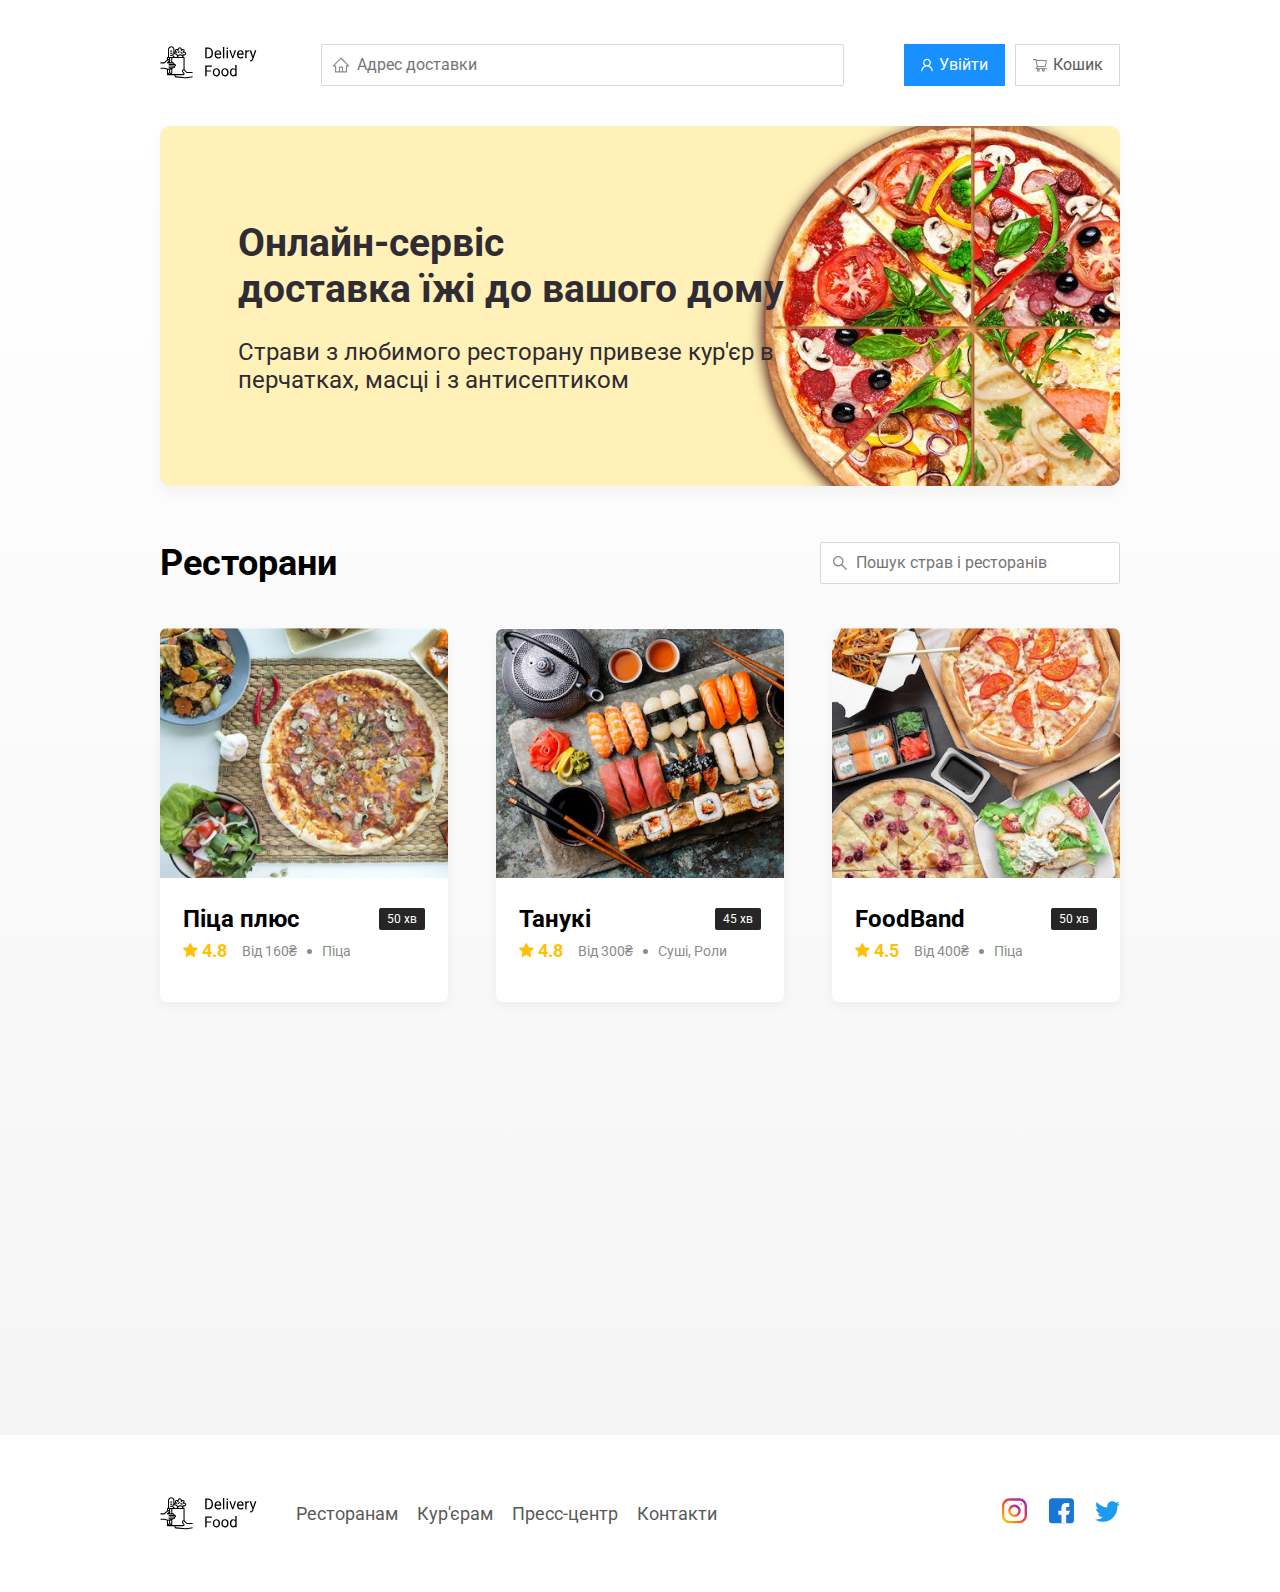
<file: index.html>
<!DOCTYPE html>
<html lang="X-UA-Compatible">
    
    <head>
        <meta charset="UTF-8">
        <meta http-equiv="X-UA-Compatible" content="IE=edge">
        <meta name="viewport" content="width=device-width, initial-scale=1.0">
        <title>Delivery</title>
        <link href="https://fonts.googleapis.com/css2?family=Roboto:wght@400;700&display=swap" rel="stylesheet">
        <link rel="stylesheet" href="css/style.css">
        <link rel="stylesheet" href="css/animate.css">
        <link rel="stylesheet" href="css/normalize.css">
    </head>

    <body>
        <div class="container">
            <!-- Шапка сторінки -->
            <header class="header">
                <!-- Лого -->
                <a href="index.html" class="logo" >
                    <img src="img\logo.svg" alt="Logo">
                </a>
                <input type="text" class="input input-adress" placeholder="Aдрес доставки">
                <div class="buttons">
                    <button class="button button-primary">
                        <img src="img/user.svg" alt="user" class="button-icon">
                        <span class="button-text">Увійти</span>
                    </button>

                    <button class="button" id="cart-button">
                        <img src="img/shopping-cart.svg" alt="shopping cart" class="button-icon">
                        <span class="button-text">Кошик</span>
                    </button>
                </div>
            </header>
        </div>
        <!-- /.container -->
        
        <main class="main">
            <div class="container">
                <section class="promo">
                    <h1 class="promo-title">Онлайн-сервіс <br /> доставка їжі до вашого дому</h1>
                    <p class="promo-text">Страви з любимого ресторану привезе кур'єр в перчатках, масці і з антисептиком</p>
                </section>
                    
                <section class="restaurants">
                    <div class="section-heading">
                        <h2 class="section-title">Ресторани</h2>
                        <input type="text" class="input input-search" placeholder="Пошук страв і ресторанів">
                    </div>
                                    
                    <div class="cards">
                        <a href="pizzaPlus.html" class="card animate__animated animate__fadeInUp wow" data-wow-delay="0.2s">
                            <img src="img/image-1.png" alt="image" class="card-image">
                            <div class="card-text">
                                <div class="card-heading">
                                    <h3 class="card-title">Піца плюс</h3>
                                    <span class="card-tag tag">50 хв</span>
                                </div>
                                <!-- card-heading -->
                                <div class="card-info">
                                    <div class="rating">
                                        <img src="img/rating.svg" alt="image" class="rating-star"> 4.8
                                    </div>
                                    <div class="price">Від 160₴</div>
                                    <div class="category">Піца</div>
                                </div>
                                <!-- card-info -->
                            </div>
                            <!-- card-text-->
                        </a>
                        <!-- card --> 
                        
                        <a href="tanuki.html" class="card animate__animated animate__fadeInUp wow" data-wow-delay="0.4s"> 
                            <img src="img/image-2.png" alt="image" class="card-image">
                            <div class="card-text">
                                <div class="card-heading">
                                    <h3 class="card-title">Танукі</h3>
                                    <span class="card-tag tag">45 хв</span>
                                </div>
                                <!-- card-heading -->
                                <div class="card-info">
                                    <div class="rating">
                                        <img src="img/rating.svg" alt="image" class="rating-star">
                                        4.8
                                    </div>
                                    <div class="price">Від 300₴</div>
                                    <div class="category">Суші, Роли</div>
                                </div>
                                <!-- card-info -->
                            </div>
                            <!-- card-text-->
                        </a>
                        <!-- card --> 
        
                        <a href="foodband.html" class="card animate__animated animate__fadeInUp wow" data-wow-delay="0.6s">
                            <img src="img/image-3.png" alt="image" class="card-image">
                            <div class="card-text">
                                <div class="card-heading">
                                    <h3 class="card-title">FoodBand</h3>
                                    <span class="card-tag tag">50 хв</span>
                                </div>
                                <!-- card-heading -->
                                <div class="card-info">
                                    <div class="rating">
                                        <img src="img/rating.svg" alt="image" class="rating-star">
                                        4.5
                                    </div>
                                    <div class="price">Від 400₴</div>
                                    <div class="category">Піца</div>
                                </div>
                                <!-- card-info -->
                            </div>
                            <!-- card-text-->
                        </a>
                        <!-- card --> 
        
                        <a href="story.html" class="card animate__animated animate__fadeInUp wow" data-wow-delay="0.2s">
                            <img src="img/image-4.png" alt="image" class="card-image">
                            <div class="card-text">
                                <div class="card-heading">
                                    <h3 class="card-title">Story</h3>
                                    <span class="card-tag tag">50 хв</span>
                                </div>
                                <!-- card-heading -->
                                <div class="card-info">
                                    <div class="rating">
                                        <img src="img/rating.svg" alt="image" class="rating-star">
                                        4.5
                                    </div>
                                    <div class="price">Від 400₴</div>
                                    <div class="category">Піца</div>
                                </div>
                                <!-- card-info -->
                            </div>
                            <!-- card-text-->
                        </a>
                        <!-- card --> 
        
                        <a href="eatPlace.html" class="card animate__animated animate__fadeInUp wow" data-wow-delay="0.4s">
                            <img src="img/image-5.png" alt="image" class="card-image">
                            <div class="card-text">
                                <div class="card-heading">
                                    <h3 class="card-title">Точка їжі</h3>
                                    <span class="card-tag tag">50 хв</span>
                                </div>
                                <!-- card-heading -->
                                <div class="card-info">
                                    <div class="rating">
                                        <img src="img/rating.svg" alt="image" class="rating-star">
                                        4.5
                                    </div>
                                    <div class="price">Від 400₴</div>
                                    <div class="category">Піца</div>
                                </div>
                                <!-- card-info -->
                            </div>
                            <!-- card-text-->
                        </a>
                        <!-- card --> 
        
                        <a href="pizzaBurger.html" class="card animate__animated animate__fadeInUp wow" data-wow-delay="0.6s">
                            <img src="img/image-6.png" alt="image" class="card-image">
                            <div class="card-text">
                                <div class="card-heading">
                                    <h3 class="card-title">PizzaBurger</h3>
                                    <span class="card-tag tag">50 хв</span>
                                </div>
                                <!-- card-heading -->
                                <div class="card-info">
                                    <div class="rating">
                                        <img src="img/rating.svg" alt="image" class="rating-star">
                                        4.5
                                    </div>
                                    <div class="price">Від 400₴</div>
                                    <div class="category">Піца</div>
                                </div>
                                <!-- card-info -->
                            </div>
                            <!-- card-text-->
                        </a>
                        <!-- card --> 
                    </div>
                    <!-- cards --> 
                </section>
            </div>
            <!-- /.container -->
        </main>

        <footer class="footer">
            <div class="container">
                <div class="footer-block">
                    <img src="img/logo.svg" alt="logo" class="logo footer-logo">
                    <nav class="footer-nav">
                        <a href="#" class="footer-link">Ресторанам</a>
                        <a href="#" class="footer-link">Кур'єрам</a>
                        <a href="#" class="footer-link">Пресс-центр</a>
                        <a href="#" class="footer-link">Контакти</a>
                    </nav>
                    <div class="social-links">
                        <a href="#" class="social-link"><img src="img/instagram.svg" alt="instagram"></a>
                        <a href="#" class="social-link"><img src="img/facebook.svg" alt="facebook"></a>
                        <a href="#" class="social-link"><img src="img/twitter.svg " width="25px" alt="twitter"></a>
                    </div>
                    <!-- /.social-links -->
                </div>
                <!-- /.footer-block -->
            </div>
        </footer>

        <div class="modal">
            <div class="modal-dialog">
                <div class="modal-header">
                    <h3 class="modal-title">Кошик</h3>
                    <button class="close">&times;</button>
                </div>
                <!-- /.modal-header -->
                <div class="modal-body">
                    <div class="food-row">
                        <span class="food-name">Суші Унагі</span>
                        <strong class="food-price">75₴</strong>
                        <div class="food-counter">
                            <button class="counter-button">-</button>
                            <span class="counter">8</span>
                            <button class="counter-button">+</button>
                        </div>
                    </div>
                    <!-- /.food-row -->
                    <div class="food-row">
                        <span class="food-name">Суші Ебі</span>
                        <strong class="food-price">60₴</strong>
                        <div class="food-counter">
                            <button class="counter-button">-</button>
                            <span class="counter">7</span>
                            <button class="counter-button">+</button>
                        </div>
                    </div>
                    <!-- /.food-row -->
                    <div class="food-row">
                        <span class="food-name">Рол Філадельфія</span>
                        <strong class="food-price">295₴</strong>
                        <div class="food-counter">
                            <button class="counter-button">-</button>
                            <span class="counter">4</span>
                            <button class="counter-button">+</button>
                        </div>
                    </div>
                    <!-- /.food-row -->
                    <div class="food-row">
                        <span class="food-name">Рол Золоте Руно</span>
                        <strong class="food-price">435</strong>
                        <div class="food-counter">
                            <button class="counter-button">-</button>
                            <span class="counter">4</span>
                            <button class="counter-button">+</button>
                        </div>
                    </div>
                    <!-- /.food-row -->
                </div>
                <!-- /.modal-body -->
                <div class="modal-footer">
                    <span class="modal-pricetag">3840₴</span>
                    <div class="footer-buttons">
                        <button class="button button-primary">Оформити замовлення</button>
                        <button class="button">Скасувати</button>
                    </div>
                </div>
                <!-- /.modal-footer -->
            </div>
            <!-- /.modal-dialog -->
        </div>

        <script src="js/wow.min.js"></script>
        <script src="js/main.js"></script>
    </body>
</html>
</file>
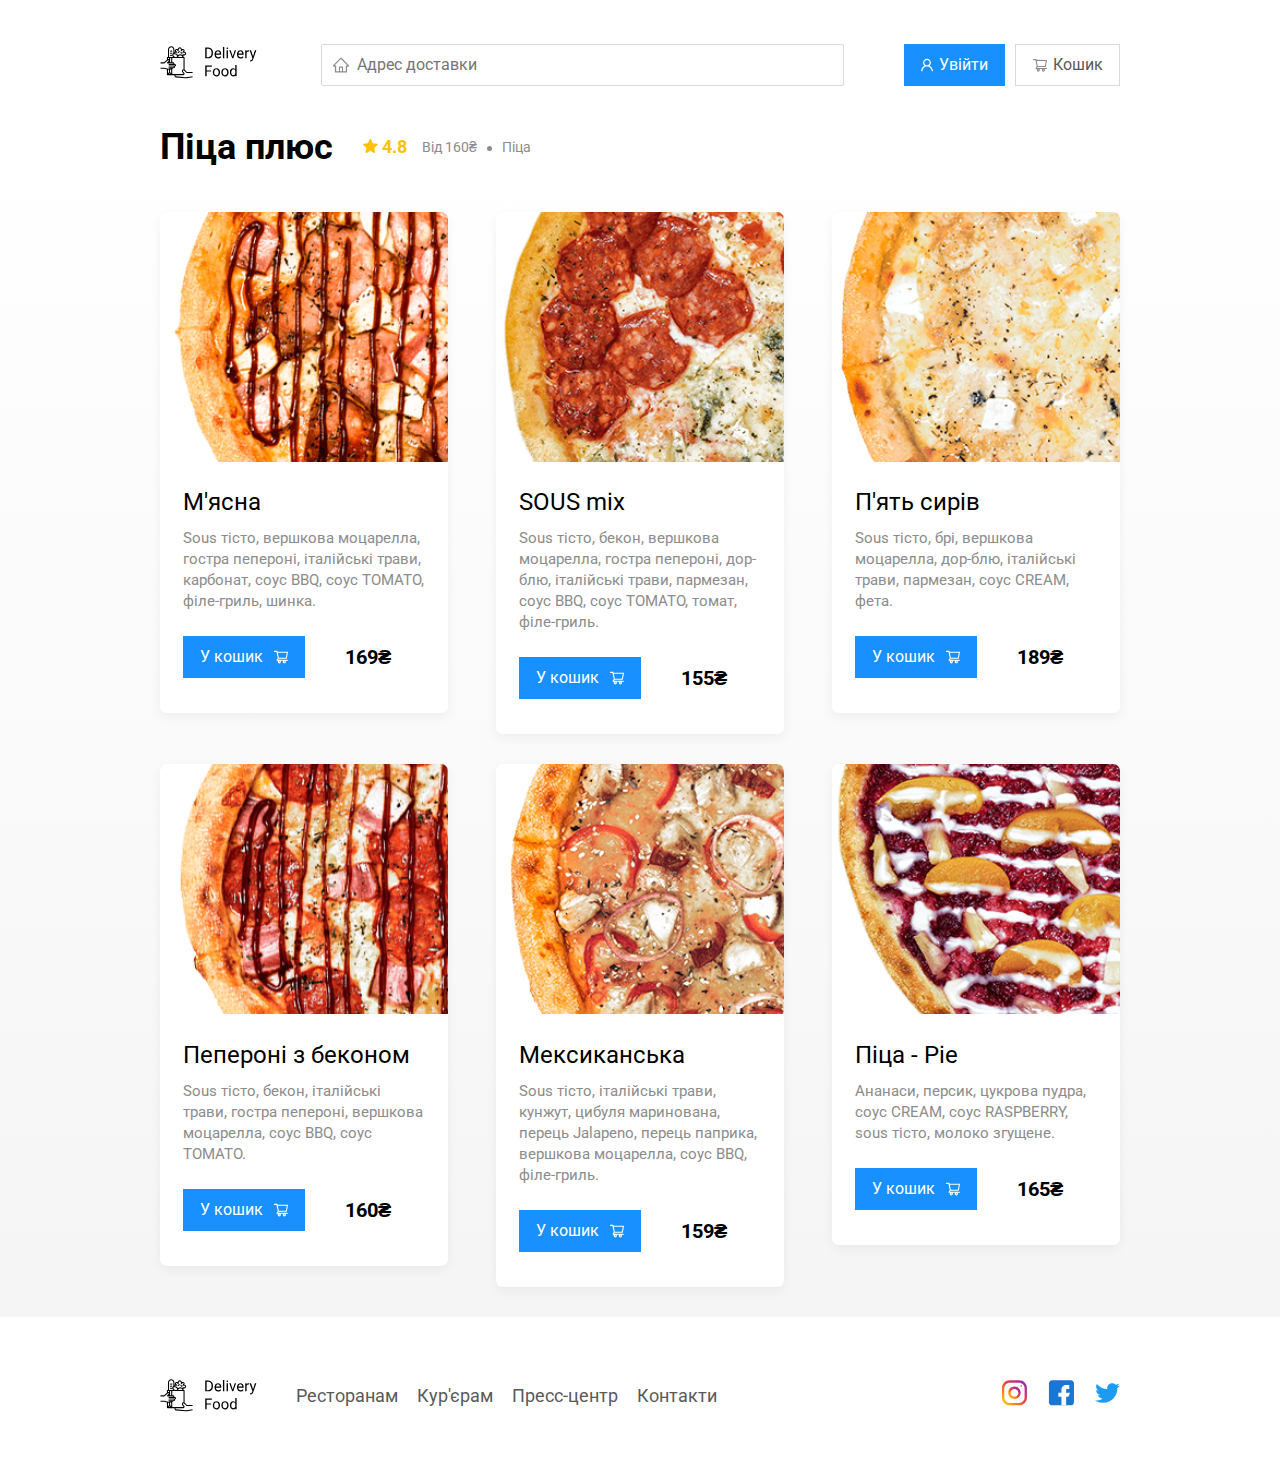
<file: pizzaPlus.html>
<!DOCTYPE html>
<html lang="X-UA-Compatible">

    <head>
        <meta charset="UTF-8">
        <meta http-equiv="X-UA-Compatible" content="IE=edge">
        <meta name="viewport" content="width=device-width, initial-scale=1.0">
        <title>Піца плюс - доставка їжі до вашого дому</title>
        <link href="https://fonts.googleapis.com/css2?family=Roboto:wght@400;700&display=swap" rel="stylesheet">
        <link rel="stylesheet" href="css/style.css">
        <link rel="stylesheet" href="css/animate.css">
        <link rel="stylesheet" href="css/normalize.css">
    </head>

    <body>
        <div class="container">
            <!-- Шапка сторінки -->
            <header class="header">
                <!-- Лого -->
                <a href="index.html" class="footer-logo">
                    <img src="img\logo.svg" alt="Logo">
                </a>
                <input type="text" class="input input-adress" placeholder="Aдрес доставки">
                <div class="buttons">
                    <button class="button button-primary">
                        <img src="img/user.svg" alt="user" class="button-icon">
                        <span class="button-text">Увійти</span>
                    </button>

                    <button class="button" id="cart-button">
                        <img src="img/shopping-cart.svg" alt="shopping cart" class="button-icon">
                        <span class="button-text">Кошик</span>
                    </button>
                </div>
            </header>
        </div>
        <!-- /.container -->
        
        <main class="main">
            <div class="container">             
                <section class="restaurants">
                    <div class="section-heading">
                        <h2 class="section-title">Піца плюс</h2>
                        <div class="card-info">
                            <div class="rating">
                                <img src="img/rating.svg" alt="image" class="rating-star">
                                4.8
                            </div>
                            <div class="price">Від 160₴</div>
                            <div class="category">Піца</div>
                        </div>
                        <!-- card-info -->
                    </div>
                                    
                    <div class="cards">
                        <div class="card animate__animated animate__fadeInUp wow" data-wow-delay="0.2s"                           >
                            <img src="img/pizzaPlus/meat-pizza.png" alt="image" class="card-image-pizzaPlus">
                            <div class="card-text">
                                <div class="card-heading">
                                    <h3 class="card-title card-title-reg">М'ясна</h3>
                                </div>
                                <!-- card-heading -->
                                <div class="card-info">
                                    <div class="ingredients">Sous тісто, вершкова моцарелла, гостра пепероні, італійські трави, карбонат, соус BBQ, соус TOMATO, філе-гриль, шинка.</div>
                                </div>
                                <!-- card-info -->
                                <div class="card-buttons">
                                    <button class="button button-primary">
                                        <span class="button-card-text">У кошик</span>
                                        <img src="img/shopping-cart-white.svg" alt="shopping-cart" class="button-card-image">
                                    </button>
                                    <strong class="card-price-bold">169₴</strong>
                                </div>
                            </div>
                            <!-- card-text--> 
                        </div>
                        <!-- card --> 
        
                        <div class="card animate__animated animate__fadeInUp wow" data-wow-delay="0.4s">
                            <img src="img/pizzaPlus/sous-mix.png" alt="image" class="card-image-pizzaPlus">
                            <div class="card-text">
                                <div class="card-heading">
                                    <h3 class="card-title card-title-reg">SOUS mix</h3>
                                </div>
                                <!-- card-heading -->
                                <div class="card-info">
                                    <div class="ingredients">Sous тісто, бекон, вершкова моцарелла, гостра пепероні, дор-блю, італійські трави, пармезан, соус BBQ, соус TOMATO, томат, філе-гриль.</div>
                                </div>
                                <!-- card-info -->
                                <div class="card-buttons">
                                    <button class="button button-primary">
                                        <span class="button-card-text">У кошик</span>
                                        <img src="img/shopping-cart-white.svg" alt="shopping-cart" class="button-card-image">
                                    </button>
                                    <strong class="card-price-bold">155₴</strong>
                                </div>
                            </div>
                            <!-- card-text-->
                        </div>
                        <!-- card --> 
        
                        <div class="card animate__animated animate__fadeInUp wow" data-wow-delay="0.6s">
                            <img src="img/pizzaPlus/5-cheez.png" alt="image" class="card-image-pizzaPlus">
                            <div class="card-text">
                                <div class="card-heading">
                                    <h3 class="card-title card-title-reg">П'ять сирів</h3>
                                </div>
                                <!-- card-heading -->
                                <div class="card-info">
                                    <div class="ingredients">Sous тісто, брі, вершкова моцарелла, дор-блю, італійські трави, пармезан, соус CREAM, фета.</div>
                                </div>
                                <!-- card-info -->
                                <div class="card-buttons">
                                    <button class="button button-primary">
                                        <span class="button-card-text">У кошик</span>
                                        <img src="img/shopping-cart-white.svg" alt="shopping-cart" class="button-card-image">
                                    </button>
                                    <strong class="card-price-bold">189₴</strong>
                                </div>
                            </div>
                            <!-- card-text-->
                        </div>
                        <!-- card --> 
        
                        <div class="card animate__animated animate__fadeInUp wow" data-wow-delay="0.2s">
                            <img src="img/pizzaPlus/pepperoni-becon.png" alt="image" class="card-image-pizzaPlus">
                            <div class="card-text">
                                <div class="card-heading">
                                    <h3 class="card-title card-title-reg">Пепероні з беконом</h3>
                                </div>
                                <!-- card-heading -->
                                <div class="card-info">
                                    <div class="ingredients">Sous тісто, бекон, італійські трави, гостра пепероні, вершкова моцарелла, соус BBQ, соус TOMATO.</div>
                                </div>
                                <!-- card-info -->
                                <div class="card-buttons">
                                    <button class="button button-primary">
                                        <span class="button-card-text">У кошик</span>
                                        <img src="img/shopping-cart-white.svg" alt="shopping-cart" class="button-card-image">
                                    </button>
                                    <strong class="card-price-bold">160₴</strong>
                                </div>
                            </div>
                            <!-- card-text-->
                        </div>
                        <!-- card --> 
        
                        <div class="card animate__animated animate__fadeInUp wow" data-wow-delay="0.4s">
                            <img src="img/pizzaPlus/mexican.png" alt="image" class="card-image-pizzaPlus">
                            <div class="card-text">
                                <div class="card-heading">
                                    <h3 class="card-title card-title-reg">Мексиканська</h3>
                                </div>
                                <!-- card-heading -->
                                <div class="card-info">
                                    <div class="ingredients">Sous тісто, італійські трави, кунжут, цибуля маринована, перець Jalapeno, перець паприка, вершкова моцарелла, соус BBQ, філе-гриль.</div>
                                </div>
                                <!-- card-info -->
                                <div class="card-buttons">
                                    <button class="button button-primary">
                                        <span class="button-card-text">У кошик</span>
                                        <img src="img/shopping-cart-white.svg" alt="shopping-cart" class="button-card-image">
                                    </button>
                                    <strong class="card-price-bold">159₴</strong>
                                </div>
                            </div>
                            <!-- card-text-->
                        </div>
                        <!-- card --> 
        
                        <div class="card animate__animated animate__fadeInUp wow" data-wow-delay="0.6s">
                            <img src="img/pizzaPlus/pizza-pie.png" alt="image" class="card-image-pizzaPlus">
                            <div class="card-text">
                                <div class="card-heading">
                                    <h3 class="card-title card-title-reg">Піца - Pie</h3>
                                </div>
                                <!-- card-heading -->
                                <div class="card-info">
                                    <div class="ingredients">Ананаси, персик, цукрова пудра, соус CREAM, соус RASPBERRY, sous тісто, молоко згущене.</div>
                                </div>
                                <!-- card-info -->
                                <div class="card-buttons">
                                    <button class="button button-primary">
                                        <span class="button-card-text">У кошик</span>
                                        <img src="img/shopping-cart-white.svg" alt="shopping-cart" class="button-card-image">
                                    </button>
                                    <strong class="card-price-bold">165₴</strong>
                                </div>
                            </div>
                            <!-- card-text-->
                        </div>
                        <!-- card --> 
                    </div>
                    <!-- cards --> 
                </section>
            </div>
            <!-- /.container -->
        </main>

        <footer class="footer">
            <div class="container">
                <div class="footer-block">
                    <img src="img/logo.svg" alt="logo" class="logo footer-logo">
                    <nav class="footer-nav">
                        <a href="#" class="footer-link">Ресторанам</a>
                        <a href="#" class="footer-link">Кур'єрам</a>
                        <a href="#" class="footer-link">Пресс-центр</a>
                        <a href="#" class="footer-link">Контакти</a>
                    </nav>
                    <div class="social-links">
                        <a href="#" class="social-link"><img src="img/instagram.svg" alt="instagram"></a>
                        <a href="#" class="social-link"><img src="img/facebook.svg" alt="facebook"></a>
                        <a href="#" class="social-link"><img src="img/twitter.svg " width="25px" alt="twitter"></a>
                    </div>
                    <!-- /.social-links -->
                </div>
                <!-- /.footer-block -->
            </div>
        </footer>

        <div class="modal">
            <div class="modal-dialog">
                <div class="modal-header">
                    <h3 class="modal-title">Кошик</h3>
                    <button class="close">&times;</button>
                </div>
                <!-- /.modal-header -->
                <div class="modal-body">
                    <div class="food-row">
                        <span class="food-name">Суші Унагі</span>
                        <strong class="food-price">75₴</strong>
                        <div class="food-counter">
                            <button class="counter-button">-</button>
                            <span class="counter">8</span>
                            <button class="counter-button">+</button>
                        </div>
                    </div>
                    <!-- /.food-row -->
                    <div class="food-row">
                        <span class="food-name">Суші Ебі</span>
                        <strong class="food-price">60₴</strong>
                        <div class="food-counter">
                            <button class="counter-button">-</button>
                            <span class="counter">7</span>
                            <button class="counter-button">+</button>
                        </div>
                    </div>
                    <!-- /.food-row -->
                    <div class="food-row">
                        <span class="food-name">Рол Філадельфія</span>
                        <strong class="food-price">295₴</strong>
                        <div class="food-counter">
                            <button class="counter-button">-</button>
                            <span class="counter">4</span>
                            <button class="counter-button">+</button>
                        </div>
                    </div>
                    <!-- /.food-row -->
                    <div class="food-row">
                        <span class="food-name">Рол Золоте Руно</span>
                        <strong class="food-price">435</strong>
                        <div class="food-counter">
                            <button class="counter-button">-</button>
                            <span class="counter">4</span>
                            <button class="counter-button">+</button>
                        </div>
                    </div>
                    <!-- /.food-row -->
                </div>
                <!-- /.modal-body -->
                <div class="modal-footer">
                    <span class="modal-pricetag">3840₴</span>
                    <div class="footer-buttons">
                        <button class="button button-primary">Оформити замовлення</button>
                        <button class="button">Скасувати</button>
                    </div>
                </div>
                <!-- /.modal-footer -->
            </div>
            <!-- /.modal-dialog -->
        </div>
        <script src="js/wow.min.js"></script>
        <script src="js/main.js"></script>
    </body>
</html>
</file>
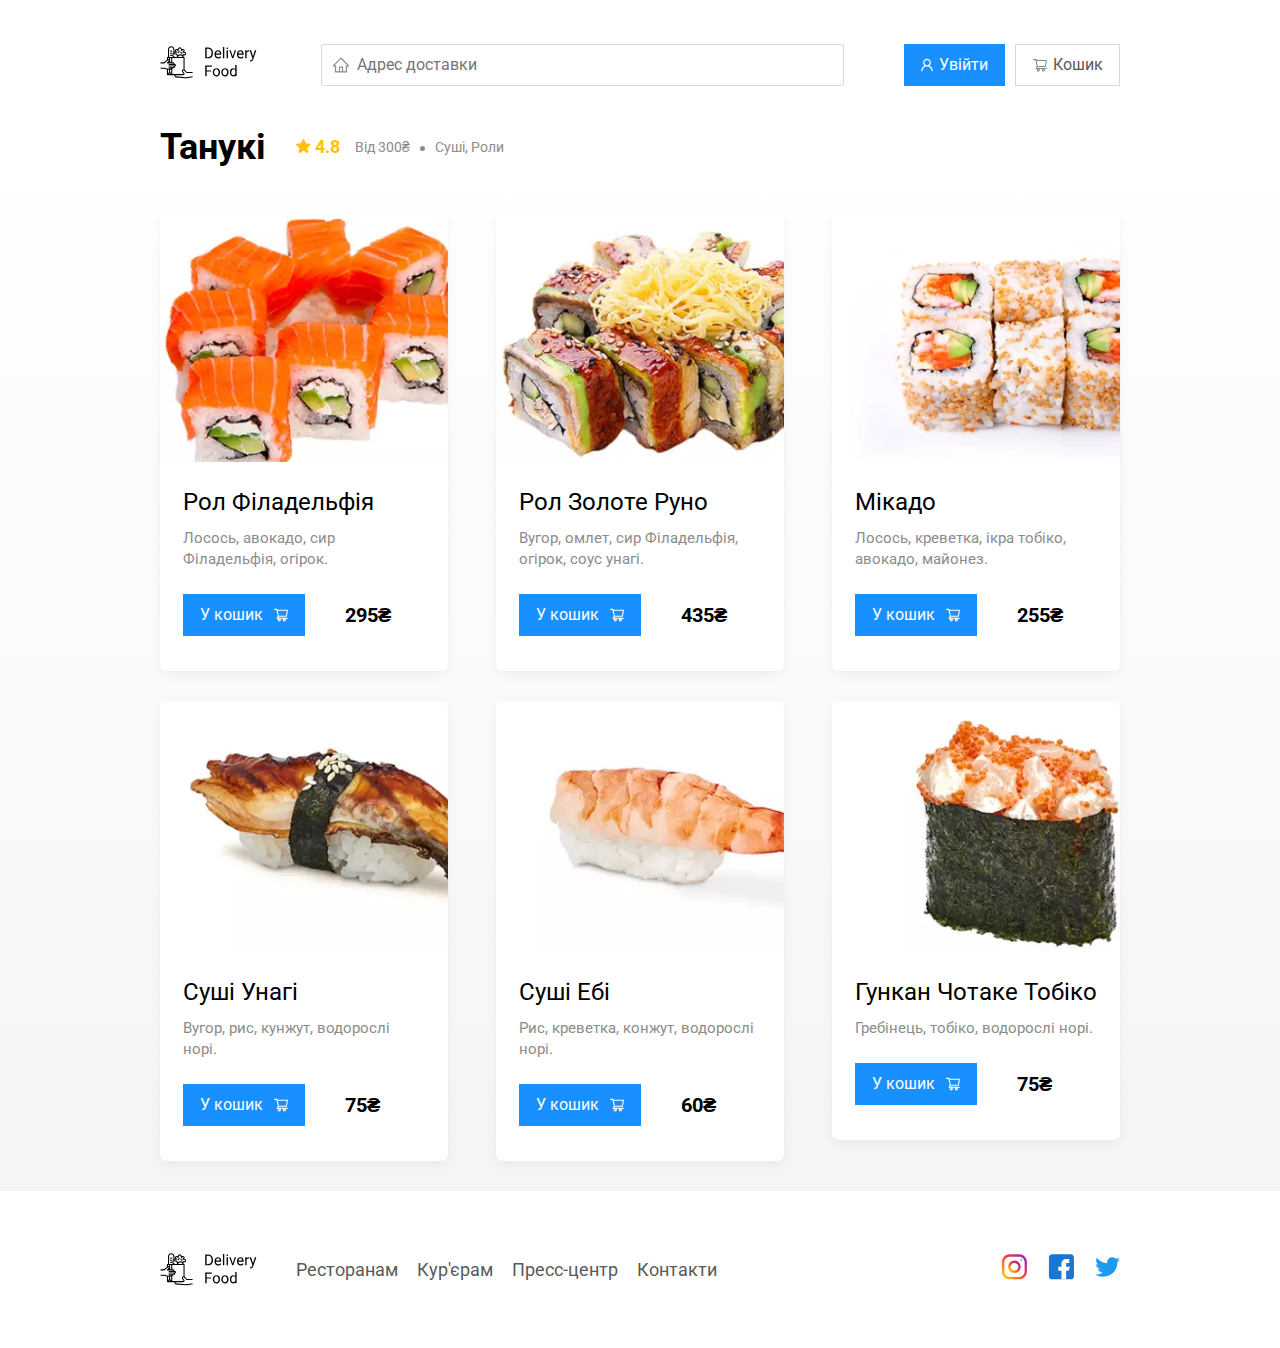
<file: tanuki.html>
<!DOCTYPE html>
<html lang="X-UA-Compatible">

    <head>
        <meta charset="UTF-8">
        <meta http-equiv="X-UA-Compatible" content="IE=edge">
        <meta name="viewport" content="width=device-width, initial-scale=1.0">
        <title>Танукі - доставка їжі до вашого дому</title>
        <link href="https://fonts.googleapis.com/css2?family=Roboto:wght@400;700&display=swap" rel="stylesheet">
        <link rel="stylesheet" href="css/style.css">
        <link rel="stylesheet" href="css/animate.css">
        <link rel="stylesheet" href="css/normalize.css">
    </head>

    <body>
        <div class="container">
            <!-- Шапка сторінки -->
            <header class="header">
                <!-- Лого -->
                <a href="index.html" class="footer-logo">
                    <img src="img\logo.svg" alt="Logo">
                </a>
                <input type="text" class="input input-adress" placeholder="Aдрес доставки">
                <div class="buttons">
                    <button class="button button-primary">
                        <img src="img/user.svg" alt="user" class="button-icon">
                        <span class="button-text">Увійти</span>
                    </button>

                    <button class="button" id="cart-button">
                        <img src="img/shopping-cart.svg" alt="shopping cart" class="button-icon">
                        <span class="button-text">Кошик</span>
                    </button>
                </div>
            </header>
        </div>
        <!-- /.container -->
        
        <main class="main">
            <div class="container">             
                <section class="restaurants">
                    <div class="section-heading">
                        <h2 class="section-title">Танукі</h2>
                        <div class="card-info">
                            <div class="rating">
                                <img src="img/rating.svg" alt="image" class="rating-star">
                                4.8
                            </div>
                            <div class="price">Від 300₴</div>
                            <div class="category">Суші, Роли</div>
                        </div>
                        <!-- card-info -->
                    </div>
                                    
                    <div class="cards">
                        <div class="card animate__animated animate__fadeInUp wow" data-wow-delay="0.2s"                           >
                            <img src="img/tanuki/Philadelfia.png" alt="image" class="card-image">
                            <div class="card-text">
                                <div class="card-heading">
                                    <h3 class="card-title card-title-reg">Рол Філадельфія</h3>
                                </div>
                                <!-- card-heading -->
                                <div class="card-info">
                                    <div class="ingredients">Лосось, авокадо, сир Філадельфія, огірок.</div>
                                </div>
                                <!-- card-info -->
                                <div class="card-buttons">
                                    <button class="button button-primary">
                                        <span class="button-card-text">У кошик</span>
                                        <img src="img/shopping-cart-white.svg" alt="shopping-cart" class="button-card-image">
                                    </button>
                                    <strong class="card-price-bold">295₴</strong>
                                </div>
                            </div>
                            <!-- card-text--> 
                        </div>
                        <!-- card --> 
        
                        <div class="card animate__animated animate__fadeInUp wow" data-wow-delay="0.4s">
                            <img src="img/tanuki/Zolotoy_dracon.png" alt="image" class="card-image">
                            <div class="card-text">
                                <div class="card-heading">
                                    <h3 class="card-title card-title-reg">Рол Золоте Руно</h3>
                                </div>
                                <!-- card-heading -->
                                <div class="card-info">
                                    <div class="ingredients">Вугор, омлет, сир Філадельфія, огірок, соус унагі.</div>
                                </div>
                                <!-- card-info -->
                                <div class="card-buttons">
                                    <button class="button button-primary">
                                        <span class="button-card-text">У кошик</span>
                                        <img src="img/shopping-cart-white.svg" alt="shopping-cart" class="button-card-image">
                                    </button>
                                    <strong class="card-price-bold">435₴</strong>
                                </div>
                            </div>
                            <!-- card-text-->
                        </div>
                        <!-- card --> 
        
                        <div class="card animate__animated animate__fadeInUp wow" data-wow-delay="0.6s">
                            <img src="img/tanuki/Mikado.png" alt="image" class="card-image">
                            <div class="card-text">
                                <div class="card-heading">
                                    <h3 class="card-title card-title-reg">Мікадо</h3>
                                </div>
                                <!-- card-heading -->
                                <div class="card-info">
                                    <div class="ingredients">Лосось, креветка, ікра тобіко, авокадо, майонез.</div>
                                </div>
                                <!-- card-info -->
                                <div class="card-buttons">
                                    <button class="button button-primary">
                                        <span class="button-card-text">У кошик</span>
                                        <img src="img/shopping-cart-white.svg" alt="shopping-cart" class="button-card-image">
                                    </button>
                                    <strong class="card-price-bold">255₴</strong>
                                </div>
                            </div>
                            <!-- card-text-->
                        </div>
                        <!-- card --> 
        
                        <div class="card animate__animated animate__fadeInUp wow" data-wow-delay="0.2s">
                            <img src="img/tanuki/sushi-unagi.png" alt="image" class="card-image">
                            <div class="card-text">
                                <div class="card-heading">
                                    <h3 class="card-title card-title-reg">Суші Унагі</h3>
                                </div>
                                <!-- card-heading -->
                                <div class="card-info">
                                    <div class="ingredients">Вугор, рис, кунжут, водорослі норі.</div>
                                </div>
                                <!-- card-info -->
                                <div class="card-buttons">
                                    <button class="button button-primary">
                                        <span class="button-card-text">У кошик</span>
                                        <img src="img/shopping-cart-white.svg" alt="shopping-cart" class="button-card-image">
                                    </button>
                                    <strong class="card-price-bold">75₴</strong>
                                </div>
                            </div>
                            <!-- card-text-->
                        </div>
                        <!-- card --> 
        
                        <div class="card animate__animated animate__fadeInUp wow" data-wow-delay="0.4s">
                            <img src="img/tanuki/sushi-yebi.png" alt="image" class="card-image">
                            <div class="card-text">
                                <div class="card-heading">
                                    <h3 class="card-title card-title-reg">Суші Ебі</h3>
                                </div>
                                <!-- card-heading -->
                                <div class="card-info">
                                    <div class="ingredients">Рис, креветка, конжут, водорослі норі.</div>
                                </div>
                                <!-- card-info -->
                                <div class="card-buttons">
                                    <button class="button button-primary">
                                        <span class="button-card-text">У кошик</span>
                                        <img src="img/shopping-cart-white.svg" alt="shopping-cart" class="button-card-image">
                                    </button>
                                    <strong class="card-price-bold">60₴</strong>
                                </div>
                            </div>
                            <!-- card-text-->
                        </div>
                        <!-- card --> 
        
                        <div class="card animate__animated animate__fadeInUp wow" data-wow-delay="0.6s">
                            <img src="img/tanuki/gunkan-khotate-tobiko.png" alt="image" class="card-image">
                            <div class="card-text">
                                <div class="card-heading">
                                    <h3 class="card-title card-title-reg">Гункан Чотаке Тобіко</h3>
                                </div>
                                <!-- card-heading -->
                                <div class="card-info">
                                    <div class="ingredients">Гребінець, тобіко, водорослі норі.</div>
                                </div>
                                <!-- card-info -->
                                <div class="card-buttons">
                                    <button class="button button-primary">
                                        <span class="button-card-text">У кошик</span>
                                        <img src="img/shopping-cart-white.svg" alt="shopping-cart" class="button-card-image">
                                    </button>
                                    <strong class="card-price-bold">75₴</strong>
                                </div>
                            </div>
                            <!-- card-text-->
                        </div>
                        <!-- card --> 
                    </div>
                    <!-- cards --> 
                </section>
            </div>
            <!-- /.container -->
        </main>

        <footer class="footer">
            <div class="container">
                <div class="footer-block">
                    <img src="img/logo.svg" alt="logo" class="logo footer-logo">
                    <nav class="footer-nav">
                        <a href="#" class="footer-link">Ресторанам</a>
                        <a href="#" class="footer-link">Кур'єрам</a>
                        <a href="#" class="footer-link">Пресс-центр</a>
                        <a href="#" class="footer-link">Контакти</a>
                    </nav>
                    <div class="social-links">
                        <a href="#" class="social-link"><img src="img/instagram.svg" alt="instagram"></a>
                        <a href="#" class="social-link"><img src="img/facebook.svg" alt="facebook"></a>
                        <a href="#" class="social-link"><img src="img/twitter.svg " width="25px" alt="twitter"></a>
                    </div>
                    <!-- /.social-links -->
                </div>
                <!-- /.footer-block -->
            </div>
        </footer>

        <div class="modal">
            <div class="modal-dialog">
                <div class="modal-header">
                    <h3 class="modal-title">Кошик</h3>
                    <button class="close">&times;</button>
                </div>
                <!-- /.modal-header -->
                <div class="modal-body">
                    <div class="food-row">
                        <span class="food-name">Суші Унагі</span>
                        <strong class="food-price">75₴</strong>
                        <div class="food-counter">
                            <button class="counter-button">-</button>
                            <span class="counter">8</span>
                            <button class="counter-button">+</button>
                        </div>
                    </div>
                    <!-- /.food-row -->
                    <div class="food-row">
                        <span class="food-name">Суші Ебі</span>
                        <strong class="food-price">60₴</strong>
                        <div class="food-counter">
                            <button class="counter-button">-</button>
                            <span class="counter">7</span>
                            <button class="counter-button">+</button>
                        </div>
                    </div>
                    <!-- /.food-row -->
                    <div class="food-row">
                        <span class="food-name">Рол Філадельфія</span>
                        <strong class="food-price">295₴</strong>
                        <div class="food-counter">
                            <button class="counter-button">-</button>
                            <span class="counter">4</span>
                            <button class="counter-button">+</button>
                        </div>
                    </div>
                    <!-- /.food-row -->
                    <div class="food-row">
                        <span class="food-name">Рол Золоте Руно</span>
                        <strong class="food-price">435</strong>
                        <div class="food-counter">
                            <button class="counter-button">-</button>
                            <span class="counter">4</span>
                            <button class="counter-button">+</button>
                        </div>
                    </div>
                    <!-- /.food-row -->
                </div>
                <!-- /.modal-body -->
                <div class="modal-footer">
                    <span class="modal-pricetag">3840₴</span>
                    <div class="footer-buttons">
                        <button class="button button-primary">Оформити замовлення</button>
                        <button class="button">Скасувати</button>
                    </div>
                </div>
                <!-- /.modal-footer -->
            </div>
            <!-- /.modal-dialog -->
        </div>
        <script src="js/wow.min.js"></script>
        <script src="js/main.js"></script>
    </body>
</html>
</file>
<file: css/style.css>
*{
    box-sizing: border-box;
}

.container{
    max-width: 1200px;
    margin: auto;
}

.header{
    display: flex;
    align-items: center;
    justify-content: space-between;
    margin-bottom: 40px;
}

.input{
    background: #FFFFFF;
    border: 1px solid #D9D9D9;
    border-radius: 2px; 
    font-size: 16px;
    line-height: 24px;
    padding: 8px;
    padding-left: 35px;
    background-repeat: no-repeat;
    background-position: left 11px center;
}

.input-adress{
    flex: 0.8;
    background-image: url(../img/home.svg);
}

.input-search{
    width: 300px;
    background-image: url(../img/search.svg);
    margin-left: auto;
}

body{
    font-family: 'Roboto', sans-serif;
    padding-top: 44px;
}

.buttons{
    display: flex;
    align-items: center;
}

.button{
    display: flex;
    align-items: center;
    padding: 8px 16px;
    background: #FFFFFF;
    border: 1px solid #D9D9D9;
    box-shadow: 0px 0px 2px rgba(0, 0, 0, 0.0015);
    color: #595959;
    font-size: 16px;
    line-height: 24px;
}

.button-primary{
    background: #1890FF;
    border: 1px solid #1890FF;
    color: #FFFFFF;
    margin-right: 10px;
}

.button-icon{
    margin-right: 6px;
}

.button-card-text{
    margin-right: 10px;
}

.promo{
    box-shadow: 0px 7px 12px rgba(158, 158, 163, 0.1);
    background: #FFF1B8 url(../img/promo-image.png) no-repeat top -50px right -100px;
    border-radius: 10px;
    padding: 68px 78px;
    margin-bottom: 56px;
}

.promo-title{
    font-style: normal;
    font-weight: bold;
    font-size: 39px;
    line-height: 46px;
    color: #302C34;

}

.promo-text{
    font-style: normal;
    font-weight: normal;
    font-size: 24px;
    line-height: 28px;
    color: #302C34;
    max-width: 538px;   
}

.main{
    background: linear-gradient(180deg, rgba(245, 245, 245, 0) 1.04%, #F5F5F5 100%);
}

.section-heading{
    display: flex;
    align-items: center;
    margin-bottom: 44px;
}

.section-title{
    font-style: normal;
    font-weight: bold;
    font-size: 36px;
    line-height: 42px;
    color: #000000;
    margin: 0;
    margin-right: 30px;
}

.cards{
    display: flex;
    align-items: flex-start;
    flex-wrap: wrap;
    justify-content: space-between;
}

.card{
    background: #FFFFFF;
    box-shadow: 0px 4px 12px rgba(0, 0, 0, 0.05);
    border-radius: 7px;
    overflow: hidden;
    margin-bottom: 30px;
    flex-basis: 30%;
    text-decoration: none;
    color: #000;
}

.card-image{  
    width: 384px;
    height: 250px;
    object-fit: cover;
}

.card-image-pizzaPlus{  
    width: 550px;
    height: 250px;
    object-fit: cover;
}

.card-text{
    padding-top: 20px;
    padding-bottom: 35px;
    padding-left: 23px;
    padding-right: 23px;
}

.card-heading{
    display: flex;
    align-items: center;
    justify-content: space-between;
}

.card-title{
    margin: 0;
    font-style: normal;
    font-weight: bold;
    font-size: 24px;
    line-height: 32px;
}

.card-title-reg{
    font-weight: 400;
}

.card-tag{
    font-style: normal;
    font-weight: normal;
    font-size: 12px;
    line-height: 20px;
    color: #FFFFFF;
    background: #262626;
    border-radius: 2px;
    padding: 1px 8px;
}

.card-info{
    display: flex;
    align-items: center;
    flex-wrap: wrap;
}

.card-buttons{
    display: flex;
    align-items: center;
    margin-top: 24px;
}

.card-price-bold{
    font-weight: bold;
    font-size: 20px;
    line-height: 32px;
    margin-left: 30px;
}

.rating{
    margin-right: 26px;
    font-style: normal;
    font-weight: bold;
    font-size: 18px;
    line-height: 32px;
    color: #FFC107;
}

.price, .category{
    font-style: normal;
    font-weight: normal;
    font-size: 18px;
    line-height: 32px;
    color: #8C8C8C;

}

.price{
    margin-right: 10px;
}

.ingredients{
    margin-top: 10px;
    font-size: 15px;
    line-height: 21px;
    color: #8C8C8C;
}

.category{
    text-overflow: ellipsis;
    overflow: hidden;
    white-space: nowrap;
    max-width: 120px;
}

.price::after{
    content: "";
    width: 5px;
    height: 5px;
    background-color: #8C8C8C;
    display: inline-block;
    vertical-align: middle;
    border-radius: 50%;
    margin-left: 10px;
}

.footer{
   padding: 60px 0; 
}

.footer-block{
    display: flex;
    align-items: center;
    justify-content: space-between;
}

.footer-nav{
    margin-right: auto;
    margin-left: 35px;
}

.footer-link{
    display: inline-block;
    text-decoration: none;
    font-family: 'Roboto';
    font-style: normal;
    font-weight: normal;
    font-size: 18px;
    line-height: 21px;
    color: #595959;
}

.footer-link:not(:last-child){
    margin-right: 15px;
}

.social-links{
    display: flex;
    align-items: center;
}

.social-link:not(:last-child){
    margin-right: 21px;
}

.modal{
    display: none;
    position: fixed;
    left: 0;
    top: 0;
    width: 100%;
    height: 100%;
    background: rgba(0, 0, 0, 0.4);
}

.is-open{
    display: flex;
}

.modal-body{
    margin-bottom: 52px;
}

.modal-dialog{
    max-width: 780px;
    width: 95%;
    background: #FFFFFF;
    border-radius: 5px;
    margin: auto;
    padding: 40px 45px;
}

.modal-header{
    display: flex;
    align-items: center;
    justify-content: space-between;
    margin-bottom: 45px;
}

.modal-title{
    margin: 0;
    font-weight: bold;
    font-size: 36px;
    line-height: 42px;
}

.close{
    font-size: 36px;
    border: none;
    background-color: transparent;
}

.food-row{
    display: flex;
    align-items: flex-start;
    justify-content: space-between;
    padding-bottom: 8px;
    border-bottom: 1px solid #D9D9D9;
    margin-bottom: 15px;
}

.food-name{
    font-weight: normal;
    font-style: 18px;
    line-height: 32px;
}

.food-price{
    margin-left: auto;
    margin-right: 47px;
    font-weight: bold;
    font-size: 20px;
    line-height: 32px;
}

.food-counter{
    display: flex;
    align-items: center;
}

.counter-button{
    align-items: center;
    justify-content: space-between;
    width: 39px;
    height: 32px;
    background: #FFFFFF;
    border: 1px solid #40a9ff;
    box-sizing: border-box;
    border-radius: 2px;
    font-weight: normal;
    font-size: 14px;
    line-height: 22px;
    color: #40a9ff;
}

.counter{
    font-size: 16px;
    line-height: 24px;
    margin-left: 10px;
    margin-right: 10px;
}

.modal-footer{
    display: flex;
    align-items: center;
    justify-content: space-between;
}

.footer-buttons{
    display: flex;
    align-items: center;
}

.modal-pricetag{
    background: #262626;
    border-radius: 5px;
    color: #FFFFFF;
    padding: 15px 20px;
}

@media (max-width: 1366px){
    .container{
        max-width: 960px;
    }
    .promo{
        background-position: top -20px right -75px;
        background-size: 450px;
    }
    .rating{
        margin-right: 15px;
    }
    .category, .price{
        font-size: 14px;
    }
}

@media (max-width: 992px){
    .container{
        max-width: 750px;
    }
    .promo{
        padding: 50px;
        background-position: top -20px right -250px;
        background-size: 440px;
    }
    .promo-text{
        font-size: 18px;
        max-width: 400px;
    }
    .card{
        flex-basis: 49%;
    }
    .footer-link{
        font-size: 16px;
    }
}

@media (max-width: 768px){
    .container{
        max-width: 560px;
    }
    .promo{
        padding: 50px;
        background-position: top -20px right -250px;
        background-size: 400px;
    }
    .promo-title{
        font-size: 24px;
        line-height: 1.4;
    }
    .promo-text{
        margin-top: 0;
    }
    .card-info{
        flex-wrap: wrap;
    }
    .card .rating{
        flex-basis: 100%;
    }
    .card-title{
        font-size: 18px;
    }
}

@media (max-width: 578px){
    .container{
        width: 90%;
    }
    .header{
        flex-wrap: wrap;
    }
    .input-adress{
        margin-top: 15px;
        order: 5;
        flex: 1;
    }
    .promo{
        padding: 50px;
        background-position: top -90px right -190px;
        background-size: 300px;
    }
    .promo-title{
        margin-bottom: 10px;
    }
    .section-title{
        font-size: 20px;
    }
    .card{
        flex-basis: 100%;
    }
    .card-image{
        width: 100%;
    }

    .footer{
        padding: 30px 0;
    }

    .footer-block{
        align-items: flex-start;
    }

    .footer-nav{
        margin-left: 0;
        order: 0;
    }

    .footer-logo{
        margin-right: 15px;
        order: 1;
    }
    .social-links{
        order: 2;
    }
}

@media (max-width: 480px){
    .button{
        min-height: 40px;
    }

    .button-icon{
        margin: 0;
    }

    .button-text{
        display: none;
    }

    .promo{
        padding: 20px;
    }

    .section-heading{
        flex-wrap: wrap;
    }

    .footer-block{
        flex-wrap: wrap;
        flex-direction: column;
        align-items: center;
    }

    .footer-logo{
        order: 0;
        margin-bottom: 20px;
    }

    .footer-nav{
        margin-bottom: 20px;
        display: flex;
        flex-direction: column;
        margin-right: 0;
        text-align: center;
    }

    .footer-link:not(:last-child){
        margin-right: 0;
    }
}
</file>
